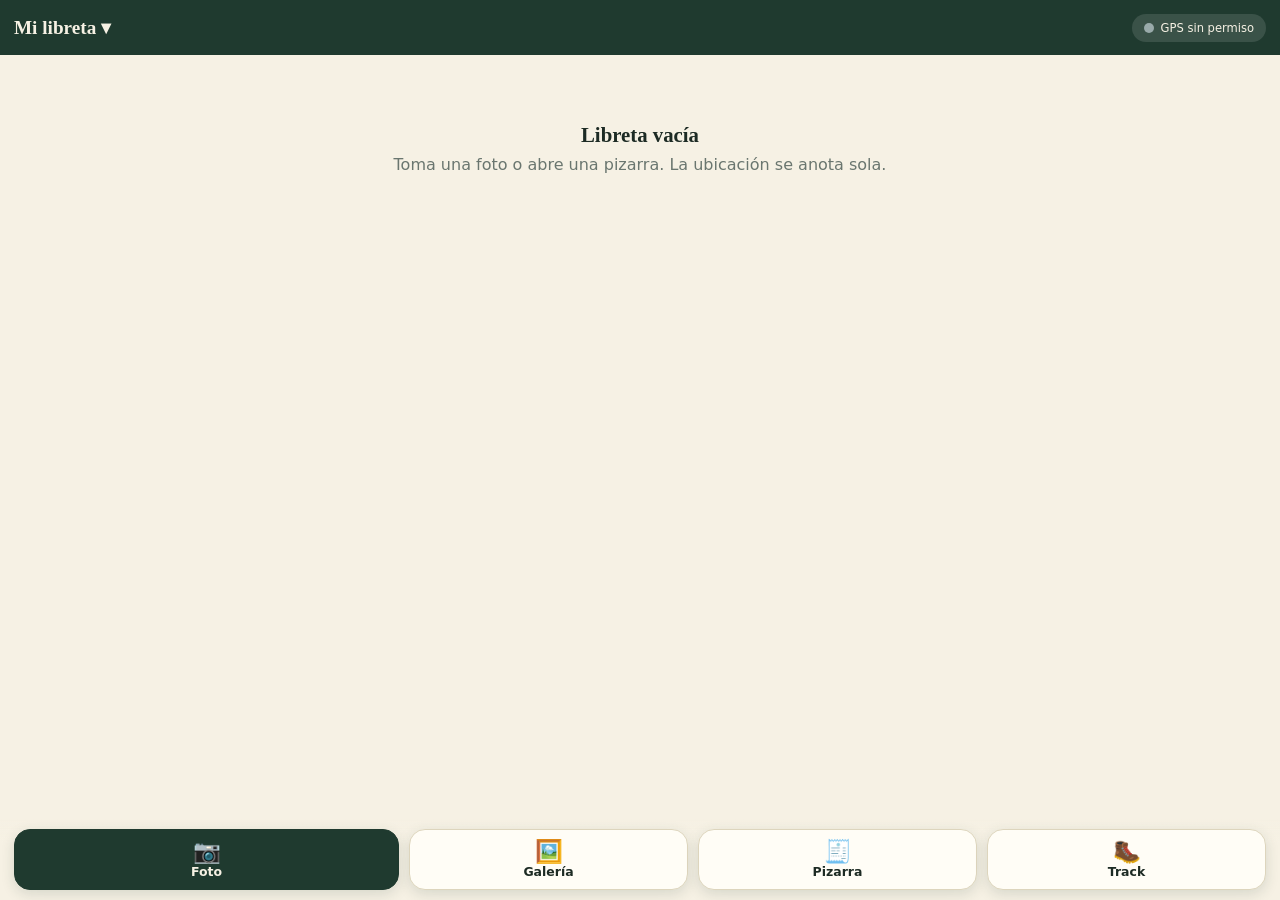
<file: index.html>
<!doctype html>
<html lang="es">
<head>
<meta charset="utf-8">
<meta name="viewport" content="width=device-width, initial-scale=1, viewport-fit=cover">
<meta name="theme-color" content="#1f3a2f">
<meta name="apple-mobile-web-app-capable" content="yes">
<meta name="mobile-web-app-capable" content="yes">
<title>Libreta de campo</title>
<link rel="manifest" href="manifest.webmanifest">
<link rel="icon" href="icons/icon.svg" type="image/svg+xml">
<link rel="apple-touch-icon" href="icons/icon-192.png">
<link rel="stylesheet" href="styles.css">
</head>
<body>
<header id="top">
  <button id="nbBtn" class="title" aria-label="Libretas y exportación"><span id="nbName">Libreta</span> <span aria-hidden="true">▾</span></button>
  <button id="recChip" class="rec" hidden aria-label="Track en grabación"><i class="dot"></i><span id="recText"></span></button>
  <button id="gpsChip" class="gps" aria-label="Ubicación actual"><i class="dot"></i><span id="gpsText">Buscando GPS…</span></button>
</header>
<div id="tagFilter" class="chips filter" hidden></div>
<main id="list" aria-live="polite"></main>
<nav id="bar">
  <button id="btnPhoto" class="primary"><b>📷</b>Foto</button>
  <button id="btnGallery"><b>🖼️</b>Galería</button>
  <button id="btnBoard"><b>🧾</b>Pizarra</button>
  <button id="btnTrack"><b>🥾</b>Track</button>
</nav>
<input id="camIn" type="file" accept="image/*" capture="environment" hidden>
<input id="galIn" type="file" accept="image/*" hidden>
<input id="impIn" type="file" accept=".zip,application/zip" hidden>
<div id="toast" role="status"></div>
<script src="js/geo.js"></script>
<script src="js/zip.js"></script>
<script src="js/pdf.js"></script>
<script src="js/db.js"></script>
<script src="js/render.js"></script>
<script src="js/export.js"></script>
<script src="js/trackfmt.js"></script>
<script src="js/track.js"></script>
<script src="js/app.js"></script>
</body>
</html>
</file>
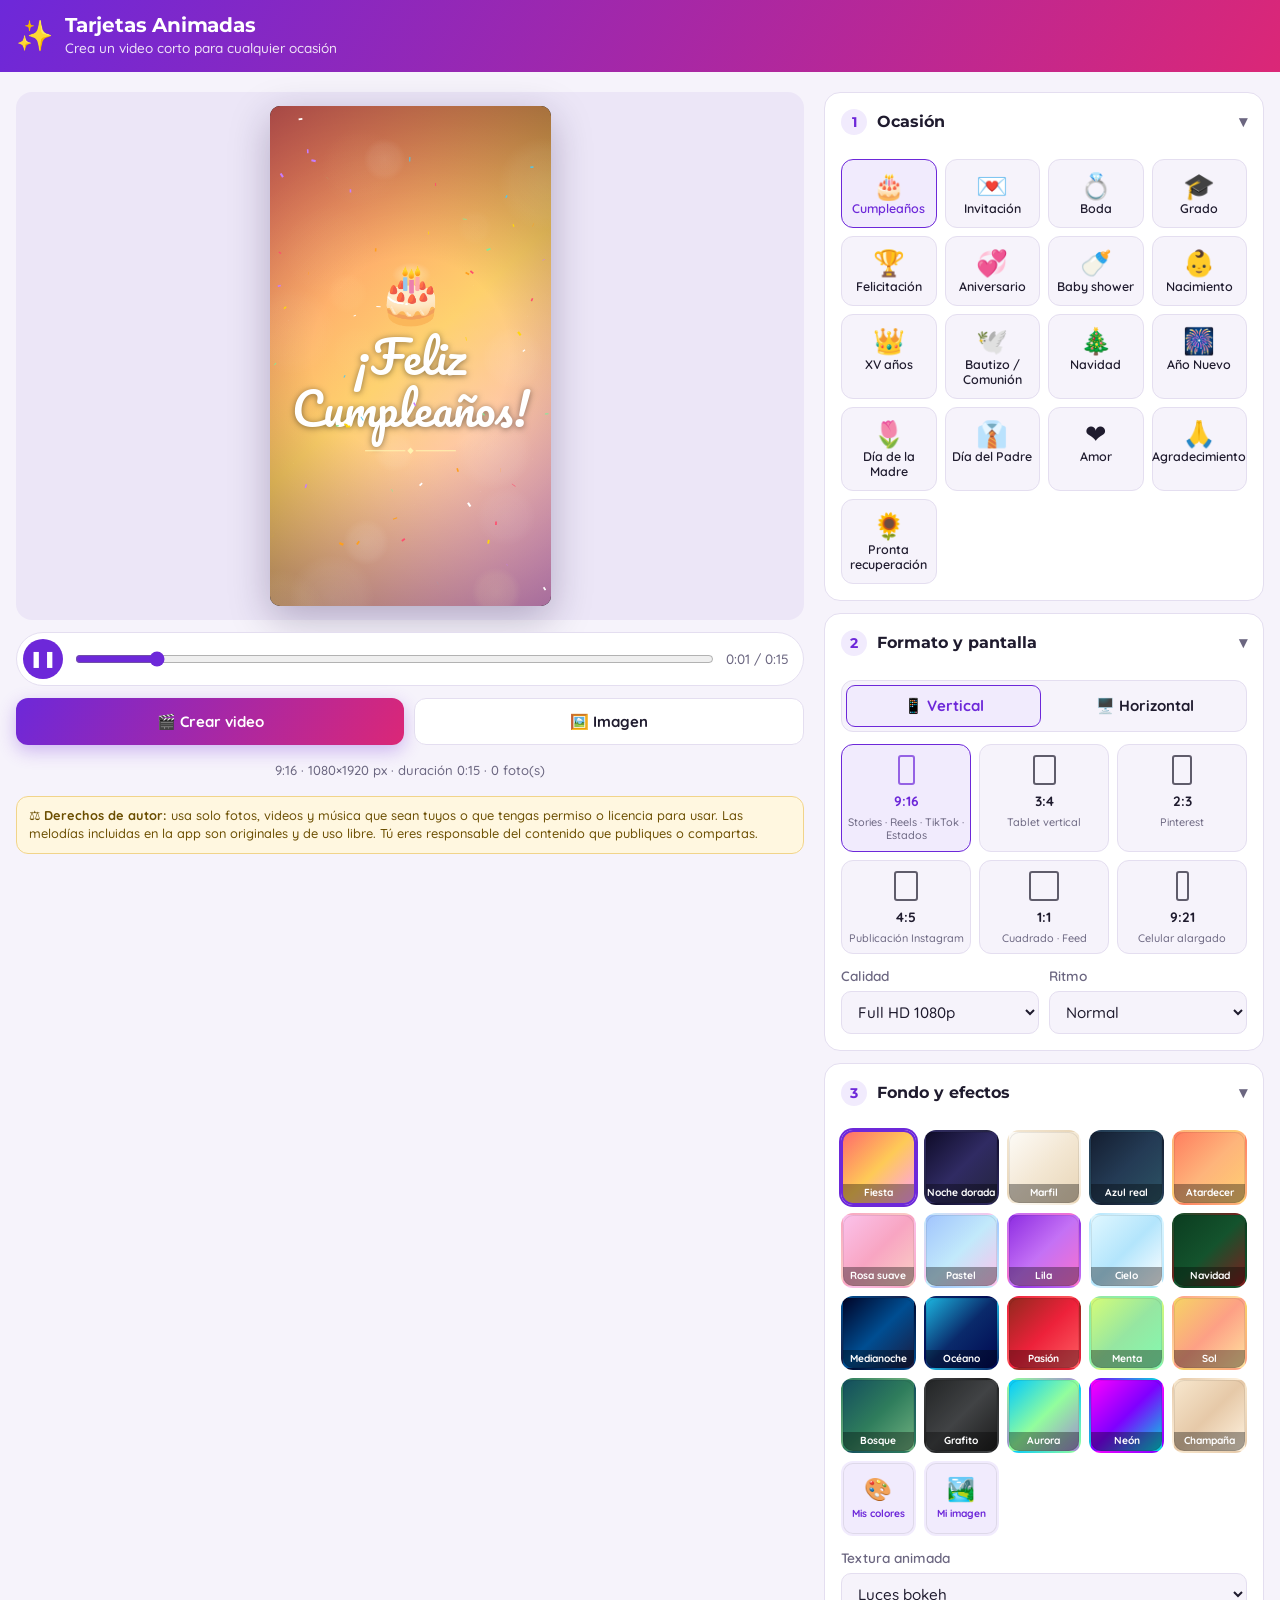
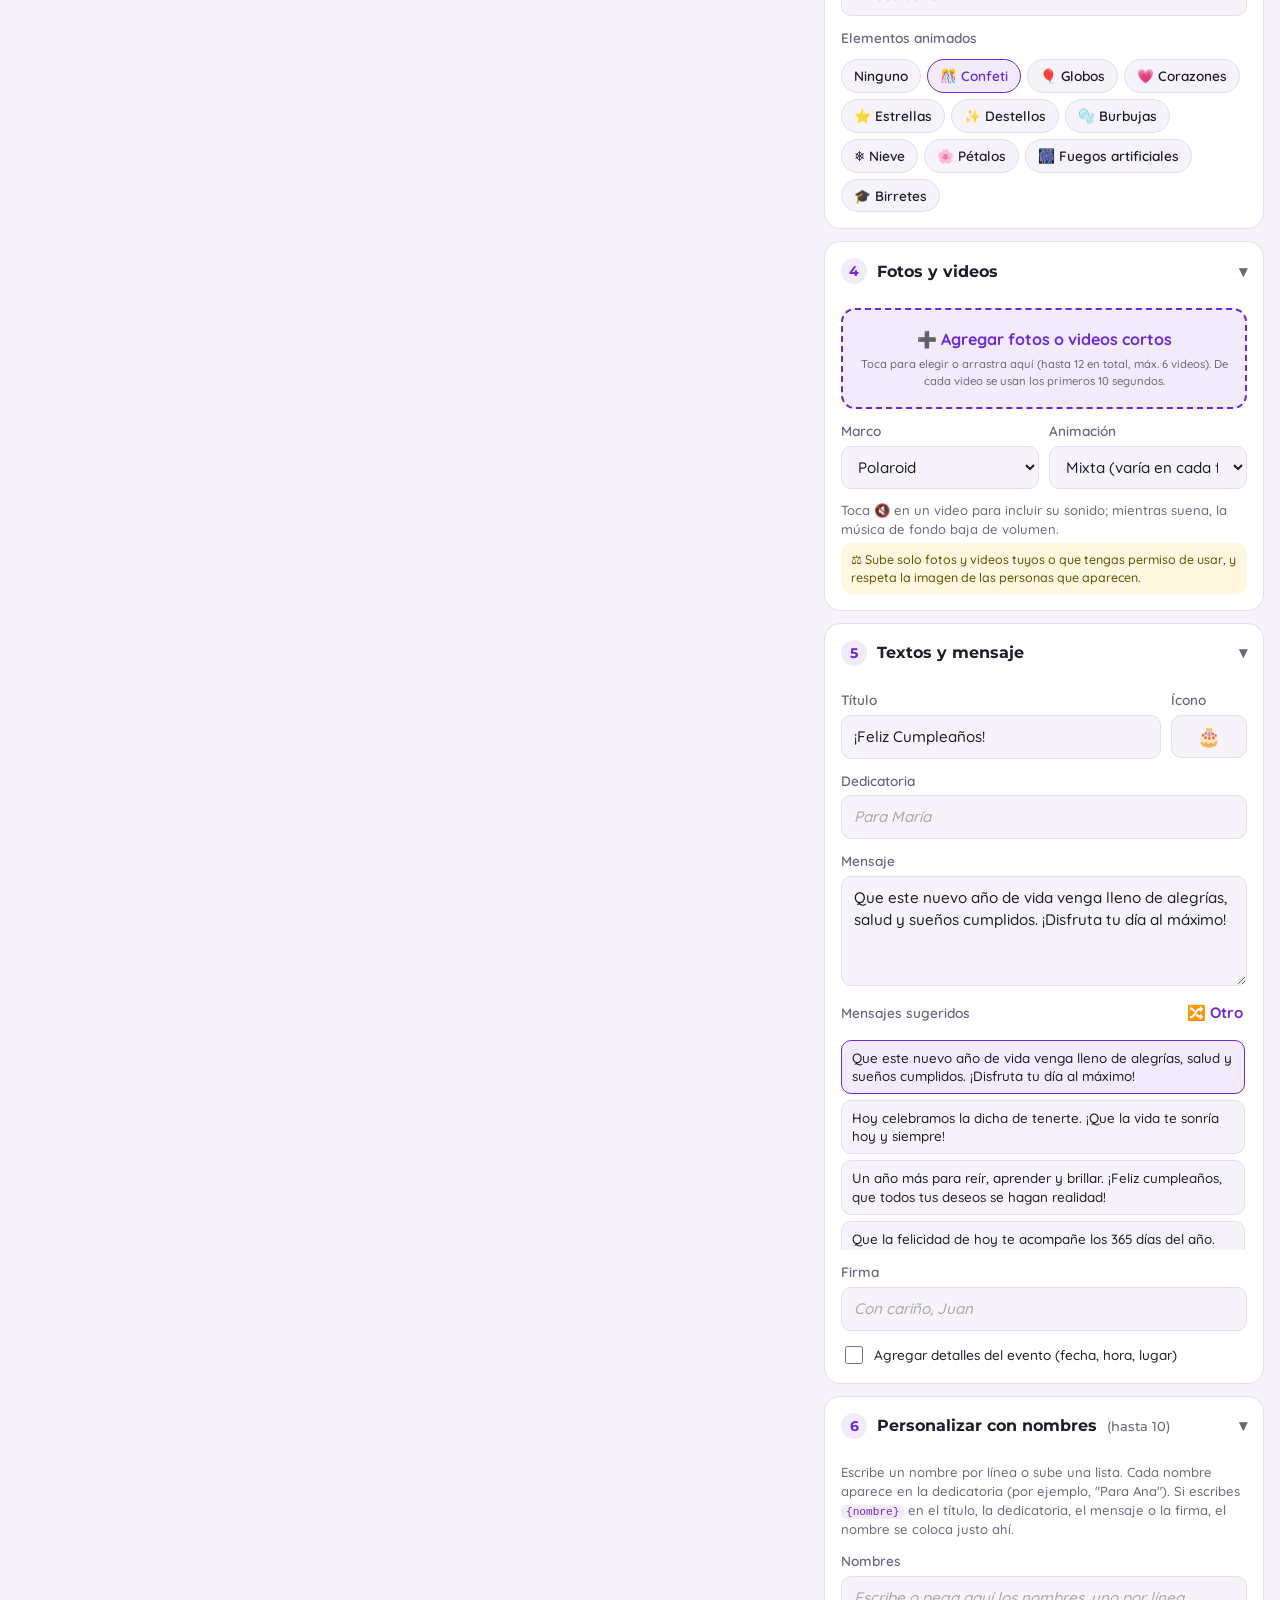
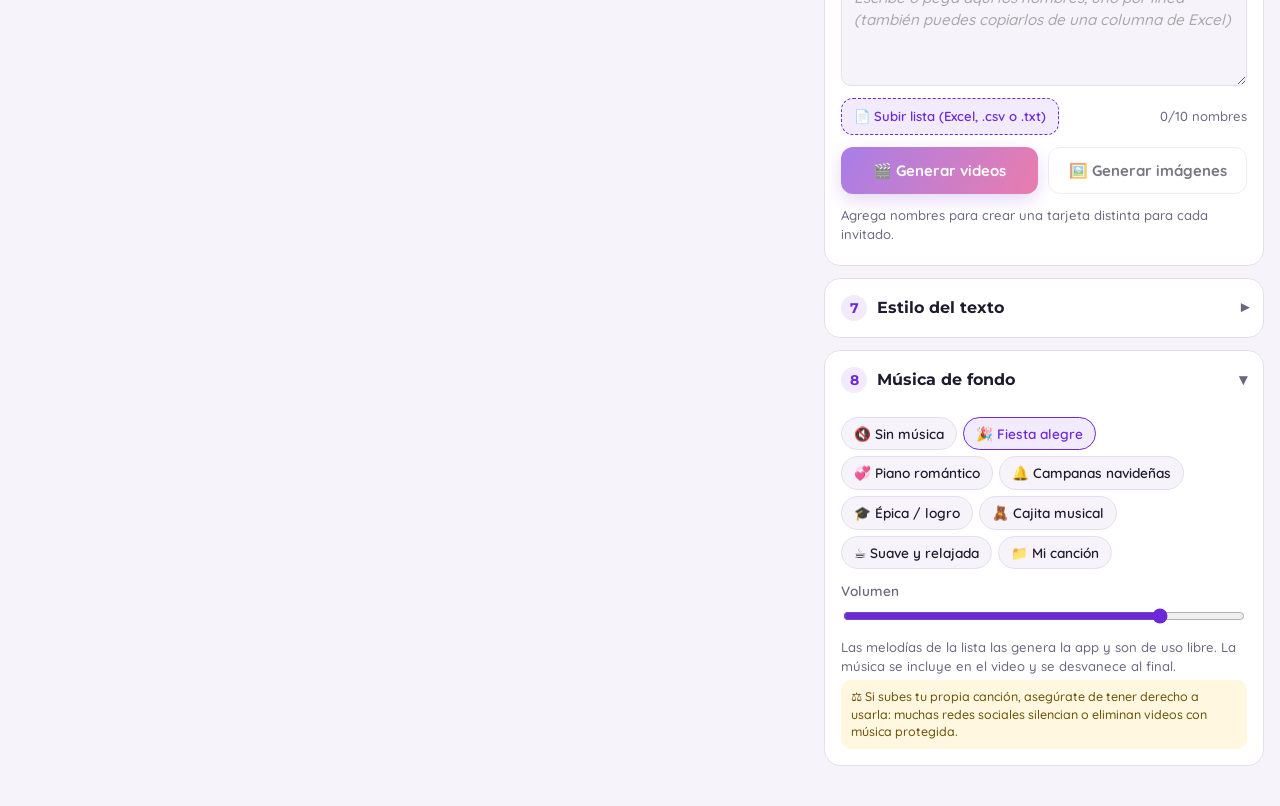
<file: tarjetas/index.html>
<!doctype html>
<html lang="es">
<head>
<meta charset="utf-8">
<meta name="viewport" content="width=device-width, initial-scale=1, viewport-fit=cover">
<meta name="description" content="Crea tarjetas virtuales animadas en video para cumpleaños, invitaciones, grados, bodas y más.">
<meta name="theme-color" content="#6d28d9">
<title>Tarjetas Animadas</title>
<link rel="icon" href="favicon.svg" type="image/svg+xml">
<link rel="preconnect" href="https://fonts.googleapis.com">
<link rel="preconnect" href="https://fonts.gstatic.com" crossorigin>
<link rel="stylesheet" href="https://fonts.googleapis.com/css2?family=Cinzel:wght@700&family=Dancing+Script:wght@700&family=Great+Vibes&family=Lobster&family=Montserrat:wght@400;600;700&family=Pacifico&family=Playfair+Display:wght@700&family=Quicksand:wght@500;600;700&display=swap">
<link rel="stylesheet" href="styles.css?v=20261122b">
</head>
<body>
<header class="top">
  <div class="brand"><span class="logo" aria-hidden="true">✨</span><div><h1>Tarjetas Animadas</h1><p>Crea un video corto para cualquier ocasión</p></div></div>
</header>

<div id="loadError" class="load-error" role="alert" hidden>
  <b>⚠️ La app no terminó de cargar.</b>
  Revisa que subiste la carpeta <code>tarjetas</code> completa (debe incluir el archivo <code>tarjetas.js</code>) y recarga la página con Ctrl + F5. Si continúa, envía este detalle:
  <span id="loadErrorMsg"></span>
</div>
<main class="layout">
  <section class="preview" aria-label="Vista previa">
    <div class="stage" id="stage"><canvas id="cv" aria-label="Vista previa animada de la tarjeta"></canvas></div>
    <div class="player">
      <button id="playBtn" class="round" aria-label="Reproducir">▶</button>
      <input id="scrub" type="range" min="0" max="10" step="0.01" value="0" aria-label="Posición">
      <span id="timeLbl" class="time">0:00 / 0:00</span>
    </div>
    <div class="actions">
      <button id="videoBtn" class="btn primary">🎬 Crear video</button>
      <button id="pngBtn" class="btn">🖼️ Imagen</button>
    </div>
    <p id="formatInfo" class="hint center"></p>
    <p class="legal" role="note">
      <span class="legal-long">⚖️ <b>Derechos de autor:</b> usa solo fotos, videos y música que sean tuyos o que tengas permiso o licencia para usar. Las melodías incluidas en la app son originales y de uso libre. Tú eres responsable del contenido que publiques o compartas.</span>
      <span class="legal-short">⚖️ <b>Derechos de autor:</b> usa solo fotos, videos y música propios o con permiso.</span>
    </p>
  </section>

  <section class="controls" aria-label="Opciones de la tarjeta">
    <details class="panel" open>
      <summary><b>1</b> Ocasión</summary>
      <div id="occGrid" class="occ-grid"></div>
    </details>

    <details class="panel" open>
      <summary><b>2</b> Formato y pantalla</summary>
      <div class="seg" role="group" aria-label="Orientación">
        <button data-orient="v" class="on">📱 Vertical</button>
        <button data-orient="h">🖥️ Horizontal</button>
      </div>
      <div id="ratioGrid" class="ratio-grid"></div>
      <div class="row2">
        <label>Calidad<select id="quality"></select></label>
        <label>Ritmo<select id="speed">
          <option value="0.8">Rápido</option>
          <option value="1" selected>Normal</option>
          <option value="1.3">Pausado</option>
        </select></label>
      </div>
    </details>

    <details class="panel" open>
      <summary><b>3</b> Fondo y efectos</summary>
      <div id="bgGrid" class="bg-grid"></div>
      <div id="customBox" class="row2" hidden>
        <label>Color 1<input id="c1" type="color" value="#ff6b6b"></label>
        <label>Color 2<input id="c2" type="color" value="#5f27cd"></label>
      </div>
      <div id="imageBox" hidden>
        <label class="file">📷 Elegir imagen de fondo<input id="bgFile" type="file" accept="image/*" hidden></label>
        <label>Oscurecer fondo<input id="bgDim" type="range" min="0" max="0.75" step="0.05" value="0.35"></label>
      </div>
      <label>Textura animada<select id="pattern"></select></label>
      <span class="lbl">Elementos animados</span>
      <div id="particleGrid" class="chips"></div>
    </details>

    <details class="panel" open>
      <summary><b>4</b> Fotos y videos</summary>
      <label id="drop" class="drop">
        <input id="photoIn" type="file" accept="image/*,video/*" multiple hidden>
        <span>➕ Agregar fotos o videos cortos</span>
        <small>Toca para elegir o arrastra aquí (hasta 12 en total, máx. 6 videos). De cada video se usan los primeros 10 segundos.</small>
      </label>
      <ul id="photoList" class="photos"></ul>
      <div class="row2">
        <label>Marco<select id="frame"></select></label>
        <label>Animación<select id="photoAnim"></select></label>
      </div>
      <p class="hint">Toca 🔇 en un video para incluir su sonido; mientras suena, la música de fondo baja de volumen.</p>
      <p class="legal-inline">⚖️ Sube solo fotos y videos tuyos o que tengas permiso de usar, y respeta la imagen de las personas que aparecen.</p>
    </details>

    <details class="panel" open>
      <summary><b>5</b> Textos y mensaje</summary>
      <div class="row-emoji">
        <label>Título<input id="title" type="text" maxlength="80"></label>
        <label class="emoji-in">Ícono<input id="emoji" type="text" maxlength="4"></label>
      </div>
      <label>Dedicatoria<input id="to" type="text" maxlength="80"></label>
      <label>Mensaje<textarea id="message" rows="4" maxlength="500"></textarea></label>
      <div class="sugg-head"><span class="lbl">Mensajes sugeridos</span><button id="shuffle" class="link">🔀 Otro</button></div>
      <div id="suggestions" class="sugg"></div>
      <label>Firma<input id="from" type="text" maxlength="80"></label>
      <label class="check"><input id="showDetails" type="checkbox"> Agregar detalles del evento (fecha, hora, lugar)</label>
      <div id="detailsBox" class="details" hidden>
        <label>Encabezado<input id="detailsTitle" type="text" maxlength="60" placeholder="¡Te esperamos!"></label>
        <div class="row2">
          <label>Fecha<input id="date" type="date"></label>
          <label>Hora<input id="time" type="time"></label>
        </div>
        <label>Lugar<input id="place" type="text" maxlength="120" placeholder="Salón Los Robles, Calle 10 # 5-20"></label>
        <label>Nota<input id="note" type="text" maxlength="120" placeholder="Confirmar asistencia al 300 000 0000"></label>
      </div>
    </details>

    <details class="panel" open>
      <summary><b>6</b> Personalizar con nombres <small>(hasta 10)</small></summary>
      <p class="hint">Escribe un nombre por línea o sube una lista. Cada nombre aparece en la dedicatoria (por ejemplo, "Para Ana"). Si escribes <code>{nombre}</code> en el título, la dedicatoria, el mensaje o la firma, el nombre se coloca justo ahí.</p>
      <label>Nombres<textarea id="names" rows="4" placeholder="Escribe o pega aquí los nombres, uno por línea (también puedes copiarlos de una columna de Excel)"></textarea></label>
      <div class="names-tools">
        <label class="file small">📄 Subir lista (Excel, .csv o .txt)<input id="namesFile" type="file" accept=".txt,.csv,.xlsx,text/plain,text/csv,application/vnd.openxmlformats-officedocument.spreadsheetml.sheet" hidden></label>
        <span id="namesCount" class="hint">0/10 nombres</span>
      </div>
      <div id="namesPreview" hidden>
        <span class="lbl">Ver en la vista previa</span>
        <div id="nameChips" class="chips"></div>
      </div>
      <div class="actions">
        <button id="batchVideoBtn" class="btn primary" disabled>🎬 Generar videos</button>
        <button id="batchPngBtn" class="btn" disabled>🖼️ Generar imágenes</button>
      </div>
      <p id="batchHint" class="hint"></p>
    </details>

    <details class="panel">
      <summary><b>7</b> Estilo del texto</summary>
      <div class="row2">
        <label>Letra del título<select id="titleFont"></select></label>
        <label>Letra del mensaje<select id="bodyFont"></select></label>
      </div>
      <label>Animación del mensaje<select id="textAnim"></select></label>
      <label class="check"><input id="textAuto" type="checkbox" checked> Colores automáticos según el fondo</label>
      <div id="colorBox" class="row2" hidden>
        <label>Texto<input id="textColor" type="color" value="#ffffff"></label>
        <label>Detalles<input id="accentColor" type="color" value="#ffd166"></label>
      </div>
      <label class="check"><input id="showEmoji" type="checkbox" checked> Mostrar ícono en la portada</label>
    </details>

    <details class="panel" open>
      <summary><b>8</b> Música de fondo</summary>
      <div id="musicGrid" class="chips"></div>
      <label class="file" id="musicPick" hidden>🎵 Elegir canción (MP3, M4A…)<input id="musicIn" type="file" accept="audio/*" hidden></label>
      <div id="musicBox" class="music" hidden>
        <span id="musicName"></span>
        <button id="musicRemove" class="link">Quitar</button>
      </div>
      <label>Volumen<input id="volume" type="range" min="0" max="1" step="0.05" value="0.8"></label>
      <p class="hint">Las melodías de la lista las genera la app y son de uso libre. La música se incluye en el video y se desvanece al final.</p>
      <p class="legal-inline">⚖️ Si subes tu propia canción, asegúrate de tener derecho a usarla: muchas redes sociales silencian o eliminan videos con música protegida.</p>
    </details>
  </section>
</main>

<dialog id="dlg">
  <div class="dlg-body">
    <div id="recView">
      <h2 id="recTitle">Grabando tu video…</h2>
      <p id="recSub" class="rec-sub" hidden></p>
      <p class="hint">Mantén esta pestaña abierta y la pantalla encendida hasta que termine.</p>
      <div class="bar"><i id="recBar"></i></div>
      <p id="recLbl" class="hint center">0%</p>
      <button id="cancelBtn" class="btn">Cancelar</button>
    </div>
    <div id="doneView" hidden>
      <h2>¡Tu tarjeta está lista! 🎉</h2>
      <video id="outVideo" controls playsinline loop></video>
      <p id="outInfo" class="hint center"></p>
      <p class="legal-inline center">⚖️ Antes de compartir, verifica que tienes permiso para usar todas las fotos, videos y música de tu tarjeta.</p>
      <div class="actions">
        <a id="dlLink" class="btn primary" download>⬇️ Descargar</a>
        <button id="shareBtn" class="btn" hidden>📤 Compartir</button>
        <button id="closeBtn" class="btn">Cerrar</button>
      </div>
    </div>
    <div id="batchView" hidden>
      <h2 id="batchTitle">¡Tus tarjetas personalizadas están listas! 🎉</h2>
      <ul id="batchList" class="batch-list"></ul>
      <p id="batchInfo" class="hint center"></p>
      <p class="legal-inline center">⚖️ Antes de compartir, verifica que tienes permiso para usar todas las fotos, videos y música de tus tarjetas.</p>
      <div class="actions">
        <button id="zipBtn" class="btn primary">⬇️ Descargar todo (.zip)</button>
        <button id="shareAllBtn" class="btn" hidden>📤 Compartir todo</button>
        <button id="batchClose" class="btn">Cerrar</button>
      </div>
    </div>
  </div>
</dialog>
<div id="toast" role="status" aria-live="polite"></div>
<audio id="audio" loop preload="auto"></audio>
<div id="media" aria-hidden="true"></div>
<script>
  // Si la app no arranca, muestra la causa en pantalla (en vez de una página vacía).
  (function () {
    var errs = [];
    window.addEventListener('error', function (e) {
      var t = e.target;
      if (t && t.tagName === 'SCRIPT') errs.push('No se pudo descargar ' + (t.getAttribute('src') || 'el programa'));
      else errs.push((e.message || 'Error') + (e.filename ? ' (' + e.filename.split('/').pop() + ':' + e.lineno + ')' : ''));
    }, true);
    setTimeout(function () {
      if (window.__appReady) return;
      document.getElementById('loadError').hidden = false;
      document.getElementById('loadErrorMsg').textContent = errs.join(' · ') || 'El programa no terminó de cargar.';
    }, 6000);
  })();
</script>
<script src="tarjetas.js?v=20261122b"></script>
</body>
</html>
</file>
<file: styles.css>
:root{
  --paper:#f6f1e4; --paper2:#ede6d1; --card:#fffdf6; --ink:#1d2b24; --muted:#6a766f; --line:#ddd5bd;
  --forest:#1f3a2f; --forest2:#2d5443; --accent:#c8641f; --gold:#e0a526; --danger:#b3261e;
  --r:14px; --safe-b:env(safe-area-inset-bottom,0px);
  font-family:system-ui,-apple-system,"Segoe UI",Roboto,sans-serif; color:var(--ink);
}
*{box-sizing:border-box;-webkit-tap-highlight-color:transparent}
html,body{margin:0;height:100%;background:var(--paper);overscroll-behavior:none}
body{display:flex;flex-direction:column;font-size:16px}
button,input,select,textarea{font:inherit;color:inherit}
button{cursor:pointer;border:0;background:none}
[hidden]{display:none!important}

#top{display:flex;align-items:center;gap:10px;padding:max(10px,env(safe-area-inset-top)) 14px 10px;background:var(--forest);color:#f6f1e4;position:sticky;top:0;z-index:5}
.title{font:700 1.2rem Georgia,serif;color:#f6f1e4;text-align:left;flex:1;min-width:0;overflow:hidden;text-overflow:ellipsis;white-space:nowrap;padding:6px 0}
.gps{display:flex;align-items:center;gap:7px;background:rgba(255,255,255,.12);color:#f6f1e4;padding:7px 12px;border-radius:99px;font-size:.72rem;font-variant-numeric:tabular-nums;max-width:64%}
.gps span{overflow:hidden;text-overflow:ellipsis;white-space:nowrap}
.dot{width:10px;height:10px;border-radius:50%;background:#9aa;flex:none}
.dot.ok{background:#4ade80}.dot.mid{background:var(--gold)}.dot.bad{background:#f87171}

main{flex:1;overflow-y:auto;padding:12px 12px calc(96px + var(--safe-b));display:grid;gap:12px;align-content:start;grid-template-columns:repeat(auto-fill,minmax(300px,1fr))}
.empty{grid-column:1/-1;text-align:center;color:var(--muted);padding:56px 24px;line-height:1.5}
.empty b{display:block;font:700 1.3rem Georgia,serif;color:var(--ink);margin-bottom:6px}
.card{display:flex;gap:12px;background:var(--card);border:1px solid var(--line);border-radius:var(--r);padding:10px;text-align:left;width:100%;box-shadow:0 1px 0 rgba(0,0,0,.04)}
.card img{width:92px;height:92px;object-fit:cover;border-radius:10px;background:var(--paper2);flex:none}
.card .info{min-width:0;display:flex;flex-direction:column;gap:5px;flex:1}
.card .when{font-size:.78rem;color:var(--muted)}
.card .co{font-size:.8rem;font-variant-numeric:tabular-nums;color:var(--forest2);font-weight:600}
.card .nt{font-size:.85rem;color:#3b4a42;display:-webkit-box;-webkit-line-clamp:2;-webkit-box-orient:vertical;overflow:hidden}
.tag{display:inline-block;color:#fff;border-radius:99px;padding:2px 9px;font-size:.74rem;font-weight:600}
.tags{display:flex;flex-wrap:wrap;gap:4px}

#bar{position:fixed;left:0;right:0;bottom:0;display:flex;gap:10px;padding:10px 14px calc(10px + var(--safe-b));background:linear-gradient(transparent,var(--paper) 30%);z-index:4}
#bar button{flex:1;display:flex;flex-direction:column;align-items:center;gap:2px;padding:10px 6px;border-radius:16px;background:var(--card);border:1px solid var(--line);font-weight:600;font-size:.85rem;box-shadow:0 4px 14px rgba(31,58,47,.14)}
#bar button b{font-size:1.4rem;line-height:1}
#bar .primary{background:var(--forest);color:#f6f1e4;border-color:var(--forest);flex:1.4}

.chips{display:flex;flex-wrap:wrap;gap:7px}
.chips.filter{flex-wrap:nowrap;overflow-x:auto;padding:10px 12px 0}
.chip{border:1.5px solid var(--line);background:var(--card);border-radius:99px;padding:7px 13px;font-size:.88rem;font-weight:600;white-space:nowrap;flex:none}
.chip.on{background:var(--forest);border-color:var(--forest);color:#fff}
.chip.add{border-style:dashed;color:var(--muted)}

#toast{position:fixed;left:50%;bottom:calc(100px + var(--safe-b));transform:translate(-50%,20px);background:#14221b;color:#fff;padding:10px 16px;border-radius:12px;font-size:.9rem;opacity:0;pointer-events:none;transition:.25s;z-index:99;max-width:90vw;text-align:center}
#toast.show{opacity:1;transform:translate(-50%,0)}

.sheet-bg{position:fixed;inset:0;background:rgba(10,20,15,.5);z-index:30;display:flex;align-items:flex-end;justify-content:center}
.sheet{background:var(--paper);width:100%;max-width:720px;max-height:94dvh;border-radius:22px 22px 0 0;display:flex;flex-direction:column;overflow:hidden;animation:up .22s ease-out}
.sheet.tall{height:94dvh}
@keyframes up{from{transform:translateY(40px);opacity:.6}}
.sheet-h{display:flex;align-items:center;gap:8px;padding:12px 14px;border-bottom:1px solid var(--line);background:var(--paper)}
.sheet-h h2{margin:0;flex:1;font:700 1.1rem Georgia,serif;text-align:center}
.sheet-b{overflow-y:auto;padding:14px;display:flex;flex-direction:column;gap:14px;flex:1}
.sheet-f{display:flex;gap:8px;padding:10px 14px calc(10px + var(--safe-b));border-top:1px solid var(--line);background:var(--paper)}
.btn{padding:12px 16px;border-radius:12px;border:1px solid var(--line);background:var(--card);font-weight:700}
.btn.pri{background:var(--forest);color:#fff;border-color:var(--forest);flex:1}
.btn.acc{background:var(--accent);color:#fff;border-color:var(--accent)}
.btn.danger{color:var(--danger)}
.btn.sm{padding:7px 12px;font-size:.85rem}
.ico{width:40px;height:40px;border-radius:50%;font-size:1.2rem;background:var(--paper2)}
.menu-list{display:flex;flex-direction:column;gap:6px}
.menu-list button{display:flex;gap:12px;align-items:center;text-align:left;padding:13px 14px;background:var(--card);border:1px solid var(--line);border-radius:12px;font-weight:600}
.menu-list small{display:block;color:var(--muted);font-weight:400;font-size:.8rem}
.menu-list .sel{border-color:var(--forest);box-shadow:inset 0 0 0 1px var(--forest)}
.sec{background:var(--card);border:1px solid var(--line);border-radius:var(--r);padding:12px;display:flex;flex-direction:column;gap:10px}
.sec>h3{margin:0;font-size:.78rem;letter-spacing:.06em;text-transform:uppercase;color:var(--muted)}
.row{display:flex;gap:8px;align-items:center}
.row>*{min-width:0}
input[type=text],input:not([type]),select,textarea{width:100%;padding:11px 12px;border:1.5px solid var(--line);border-radius:10px;background:#fff;outline:none}
input:focus,select:focus,textarea:focus{border-color:var(--forest2)}
input.bad{border-color:var(--danger)}
textarea{resize:vertical;min-height:64px}
label.f{display:flex;flex-direction:column;gap:4px;font-size:.78rem;color:var(--muted);flex:1}
.seg{display:flex;background:var(--paper2);border-radius:11px;padding:3px}
.seg button{flex:1;padding:9px 6px;border-radius:9px;font-weight:700;font-size:.88rem;color:var(--muted)}
.seg button.on{background:var(--forest);color:#fff}
.preview{background:#111;display:flex;justify-content:center;align-items:center}
.preview canvas{max-width:100%;max-height:36dvh;display:block}
.fix{font-variant-numeric:tabular-nums;font-size:.92rem;line-height:1.5}
.warn{color:var(--danger);font-size:.82rem}
.hint{color:var(--muted);font-size:.8rem}
.eq{display:flex;justify-content:space-between;gap:8px;align-items:center;padding:8px 0;border-bottom:1px dashed var(--line);font-variant-numeric:tabular-nums;font-size:.86rem;text-align:left;width:100%}
.eq:last-child{border:0}.eq b{display:block;font-size:.72rem;color:var(--muted);font-weight:600}
.eq.rec b::after{content:" · zona sugerida";color:var(--accent)}
details summary{cursor:pointer;font-weight:600;font-size:.88rem}
.check{display:flex;gap:10px;align-items:center;font-weight:600}
.check input{width:22px;height:22px;accent-color:var(--forest)}

/* Pizarra */
.full{position:fixed;inset:0;z-index:40;background:#101a15;display:flex;flex-direction:column}
.full .bar{display:flex;gap:8px;align-items:center;padding:max(8px,env(safe-area-inset-top)) 10px 8px;background:var(--forest);color:#f6f1e4}
.full .bar input{background:rgba(255,255,255,.12);border:0;color:#fff;flex:1}
.full .bar input::placeholder{color:rgba(255,255,255,.55)}
.full .bar .ico{background:rgba(255,255,255,.14);color:#fff}
.stage{flex:1;min-height:0;display:flex;align-items:center;justify-content:center;padding:8px;position:relative}
.stage canvas{touch-action:none;box-shadow:0 8px 30px rgba(0,0,0,.5);border-radius:4px;cursor:crosshair;background:#fff}
.tools{display:flex;gap:8px;align-items:center;padding:8px 10px calc(8px + var(--safe-b));background:var(--forest);overflow-x:auto}
.tools>*{flex:none}
.sw{width:32px;height:32px;border-radius:50%;border:3px solid transparent;box-shadow:0 0 0 1.5px rgba(255,255,255,.35)}
.sw.on{border-color:#fff}
.tool{min-width:42px;height:42px;border-radius:12px;background:rgba(255,255,255,.14);color:#fff;font-size:1.1rem;padding:0 10px}
.tool.on{background:#f6f1e4;color:var(--forest)}
.tools .sp{width:1px;height:28px;background:rgba(255,255,255,.25)}

.full .bar .btn{background:rgba(255,255,255,.16);color:#fff;border-color:transparent}
.full .bar .btn.acc{background:var(--accent)}

.tools.spread{justify-content:space-between;padding-top:0}
.tools.spread .tool{flex:1;min-width:0;padding:0}
.tool.dim{opacity:.35}
.tools .sw{flex:none}
.full .tools{background:var(--forest)}
.full .tools+.tools{padding-top:0}
.full .tools:not(:last-child){padding-bottom:8px}

.rec{display:flex;align-items:center;gap:6px;background:#b3261e;color:#fff;padding:7px 11px;border-radius:99px;font-size:.74rem;font-weight:700;font-variant-numeric:tabular-nums;flex:none}
.rec .dot{background:#fff;animation:blink 1.2s infinite}
@keyframes blink{50%{opacity:.25}}
#top:has(.rec:not([hidden])) .gps{max-width:42%}
#bar button{font-size:.78rem}
</file>
<file: tarjetas/styles.css>
:root {
  --bg: #f6f3fb;
  --panel: #ffffff;
  --ink: #1f1b2e;
  --muted: #6b6680;
  --line: #e4def0;
  --brand: #6d28d9;
  --brand2: #db2777;
  --brand-ink: #ffffff;
  --soft: #f1ebfd;
  --stage: #ece6f7;
  --legal-bg: #fff7e0; --legal-line: #f1d48a; --legal-ink: #6b4e00;
  --r: 16px;
  color-scheme: light;
}
@media (prefers-color-scheme: dark) {
  :root:not([data-theme="light"]) {
    --bg: #14111d; --panel: #1e1a2b; --ink: #f1edf9; --muted: #a59fbb; --line: #332c46;
    --brand: #a78bfa; --brand2: #f472b6; --brand-ink: #160f24; --soft: #2a2340; --stage: #0d0b14;
    --legal-bg: #2e2612; --legal-line: #5c4a1a; --legal-ink: #f3d98b;
    color-scheme: dark;
  }
}
:root[data-theme="dark"] {
  --bg: #14111d; --panel: #1e1a2b; --ink: #f1edf9; --muted: #a59fbb; --line: #332c46;
  --brand: #a78bfa; --brand2: #f472b6; --brand-ink: #160f24; --soft: #2a2340; --stage: #0d0b14;
    --legal-bg: #2e2612; --legal-line: #5c4a1a; --legal-ink: #f3d98b;
  color-scheme: dark;
}

* { box-sizing: border-box; -webkit-tap-highlight-color: transparent; }
html, body { margin: 0; }
body { background: var(--bg); color: var(--ink); font: 500 15px/1.45 Quicksand, system-ui, -apple-system, "Segoe UI", Roboto, sans-serif; }
button, input, select, textarea { font: inherit; color: inherit; }
button { cursor: pointer; }
[hidden] { display: none !important; }

.top { padding: 14px 16px; background: linear-gradient(120deg, #6d28d9, #db2777); color: #fff; }
.brand { display: flex; align-items: center; gap: 12px; max-width: 1280px; margin: 0 auto; }
.logo { font-size: 30px; }
.top h1 { margin: 0; font: 700 1.25rem/1.1 Montserrat, sans-serif; letter-spacing: -0.01em; }
.top p { margin: 2px 0 0; opacity: 0.88; font-size: 0.85rem; }

.layout { display: grid; grid-template-columns: minmax(0, 1fr) minmax(340px, 440px); gap: 20px; max-width: 1280px; margin: 0 auto; padding: 20px 16px 40px; align-items: start; }
.preview { position: sticky; top: 16px; display: flex; flex-direction: column; gap: 12px; min-width: 0; }
.stage { background: var(--stage); border-radius: var(--r); display: flex; align-items: center; justify-content: center; padding: 14px; min-height: 240px; }
#cv { display: block; border-radius: 10px; box-shadow: 0 12px 40px rgba(30, 10, 60, 0.28); background: #000; }

.player { display: flex; align-items: center; gap: 10px; background: var(--panel); border: 1px solid var(--line); border-radius: 99px; padding: 6px 14px 6px 6px; }
.round { width: 40px; height: 40px; border-radius: 50%; border: 0; background: var(--brand); color: var(--brand-ink); font-size: 16px; flex: none; }
#scrub { flex: 1; min-width: 0; accent-color: var(--brand); }
.time { font-variant-numeric: tabular-nums; font-size: 0.85rem; color: var(--muted); white-space: nowrap; }

.actions { display: flex; gap: 10px; flex-wrap: wrap; }
.btn { flex: 1; min-width: 120px; display: inline-flex; align-items: center; justify-content: center; gap: 6px; padding: 12px 16px; border-radius: 12px; border: 1px solid var(--line); background: var(--panel); font-weight: 700; text-decoration: none; color: var(--ink); }
.btn.primary { background: linear-gradient(120deg, var(--brand), var(--brand2)); color: #fff; border: 0; box-shadow: 0 6px 18px rgba(109, 40, 217, 0.3); }
.btn:disabled { opacity: 0.6; cursor: wait; }
.hint { color: var(--muted); font-size: 0.82rem; margin: 4px 0; }
.center { text-align: center; }

.controls { display: flex; flex-direction: column; gap: 12px; min-width: 0; }
.panel { background: var(--panel); border: 1px solid var(--line); border-radius: var(--r); padding: 4px 16px; }
.panel[open] { padding-bottom: 16px; }
.panel summary { list-style: none; cursor: pointer; padding: 12px 0; font: 700 1rem Montserrat, sans-serif; display: flex; align-items: center; gap: 10px; }
.panel summary::-webkit-details-marker { display: none; }
.panel summary::after { content: '▾'; margin-left: auto; color: var(--muted); transition: transform 0.2s; }
.panel:not([open]) summary::after { transform: rotate(-90deg); }
.panel summary b { width: 26px; height: 26px; border-radius: 50%; background: var(--soft); color: var(--brand); display: grid; place-items: center; font-size: 0.85rem; flex: none; }
.panel summary small { color: var(--muted); font-weight: 500; }
.panel > * + * { margin-top: 12px; }

label { display: flex; flex-direction: column; gap: 5px; font-size: 0.85rem; font-weight: 600; color: var(--muted); }
input[type="text"], input[type="date"], input[type="time"], select, textarea {
  width: 100%; padding: 10px 12px; border: 1px solid var(--line); border-radius: 10px; background: var(--bg); color: var(--ink); font-weight: 500; font-size: 0.95rem;
}
textarea { resize: vertical; min-height: 90px; }
input:focus-visible, select:focus-visible, textarea:focus-visible, button:focus-visible, summary:focus-visible { outline: 2px solid var(--brand); outline-offset: 2px; }
input[type="color"] { width: 100%; height: 40px; padding: 2px; border: 1px solid var(--line); border-radius: 10px; background: var(--bg); }
input[type="range"] { accent-color: var(--brand); }
.lbl { display: block; font-size: 0.85rem; font-weight: 600; color: var(--muted); }
.row2 { display: grid; grid-template-columns: 1fr 1fr; gap: 10px; }
.row-emoji { display: grid; grid-template-columns: 1fr 76px; gap: 10px; }
.emoji-in input { text-align: center; font-size: 1.2rem; padding: 7px; }
.check { flex-direction: row; align-items: center; gap: 8px; color: var(--ink); font-weight: 500; }
.check input { width: 18px; height: 18px; accent-color: var(--brand); }
.link { border: 0; background: none; color: var(--brand); font-weight: 700; padding: 4px; }

.occ-grid { display: grid; grid-template-columns: repeat(auto-fill, minmax(92px, 1fr)); gap: 8px; }
.occ { display: flex; flex-direction: column; align-items: center; gap: 2px; padding: 10px 4px; border-radius: 12px; border: 1.5px solid var(--line); background: var(--bg); font-size: 0.78rem; font-weight: 600; line-height: 1.2; text-align: center; }
.occ span { font-size: 1.6rem; }
.occ.on, .chip.on, .ratio.on, .seg .on { border-color: var(--brand); background: var(--soft); color: var(--brand); }

.seg { display: grid; grid-template-columns: 1fr 1fr; gap: 6px; background: var(--bg); padding: 4px; border-radius: 12px; border: 1px solid var(--line); }
.seg button { border: 1.5px solid transparent; background: none; padding: 9px; border-radius: 9px; font-weight: 700; }
.ratio-grid { display: grid; grid-template-columns: repeat(3, 1fr); gap: 8px; }
.ratio { display: flex; flex-direction: column; align-items: center; gap: 6px; padding: 10px 4px 8px; border: 1.5px solid var(--line); background: var(--bg); border-radius: 12px; font-weight: 700; font-size: 0.85rem; }
.ratio i { display: block; border: 2px solid currentColor; border-radius: 3px; opacity: 0.7; }
.ratio small { font-weight: 500; font-size: 0.68rem; color: var(--muted); text-align: center; line-height: 1.2; }

.bg-grid { display: grid; grid-template-columns: repeat(auto-fill, minmax(64px, 1fr)); gap: 8px; }
.sw { aspect-ratio: 1; border-radius: 12px; border: 2px solid transparent; position: relative; overflow: hidden; display: flex; align-items: flex-end; justify-content: center; padding: 0; box-shadow: inset 0 0 0 1px rgba(0, 0, 0, 0.08); }
.sw span { width: 100%; font-size: 0.64rem; font-weight: 700; color: #fff; background: rgba(0, 0, 0, 0.35); padding: 2px 0; }
.sw.on { border-color: var(--brand); box-shadow: 0 0 0 2px var(--brand); }
.sw.special { background: var(--soft); align-items: center; flex-direction: column; color: var(--brand); font-size: 1.4rem; }
.sw.special span { background: none; color: var(--brand); }

.chips { display: flex; flex-wrap: wrap; gap: 6px; }
.chip { border: 1.5px solid var(--line); background: var(--bg); border-radius: 99px; padding: 6px 12px; font-size: 0.85rem; font-weight: 600; }

.file { flex-direction: row; justify-content: center; padding: 12px; border: 1.5px dashed var(--brand); border-radius: 12px; color: var(--brand); cursor: pointer; background: var(--soft); }
.drop { align-items: center; text-align: center; padding: 18px 12px; border: 2px dashed var(--brand); border-radius: 14px; background: var(--soft); cursor: pointer; color: var(--brand); }
.drop span { font-size: 1rem; font-weight: 700; }
.drop small { color: var(--muted); font-weight: 500; }
.drop.over { background: var(--brand); color: var(--brand-ink); }
.photos { list-style: none; margin: 0; padding: 0; display: grid; grid-template-columns: repeat(auto-fill, minmax(86px, 1fr)); gap: 8px; }
.photos:empty { display: none; }
.photos li { position: relative; border-radius: 10px; overflow: hidden; background: var(--bg); aspect-ratio: 1; border: 1px solid var(--line); }
.photos img { width: 100%; height: 100%; object-fit: cover; display: block; cursor: pointer; }
.photos .n { position: absolute; top: 4px; left: 4px; background: rgba(0, 0, 0, 0.6); color: #fff; font-size: 0.7rem; font-weight: 700; border-radius: 99px; padding: 1px 7px; }
.photos .ops { position: absolute; inset: auto 0 0 0; display: flex; justify-content: space-between; background: linear-gradient(transparent, rgba(0, 0, 0, 0.65)); padding: 10px 3px 3px; }
.photos .ops button { border: 0; background: rgba(255, 255, 255, 0.9); color: #222; width: 26px; height: 26px; border-radius: 50%; font-size: 0.8rem; padding: 0; }

.sugg-head { display: flex; align-items: center; justify-content: space-between; }
.sugg { display: flex; flex-direction: column; gap: 6px; max-height: 210px; overflow-y: auto; padding-right: 2px; }
.sugg button { text-align: left; border: 1px solid var(--line); background: var(--bg); border-radius: 10px; padding: 8px 10px; font-size: 0.84rem; line-height: 1.35; }
.sugg button.on { border-color: var(--brand); background: var(--soft); }
.details { display: flex; flex-direction: column; gap: 10px; padding: 12px; border-radius: 12px; background: var(--bg); border: 1px solid var(--line); }
.legal { margin: 0; padding: 10px 12px; border-radius: 12px; background: var(--legal-bg); border: 1px solid var(--legal-line); color: var(--legal-ink); font-size: 0.8rem; line-height: 1.4; }
.legal-short { display: none; }
.legal-inline { margin: 0; padding: 8px 10px; border-radius: 10px; background: var(--legal-bg); color: var(--legal-ink); font-size: 0.78rem; line-height: 1.4; }
#media { position: fixed; left: 0; top: 0; width: 1px; height: 1px; overflow: hidden; opacity: 0; pointer-events: none; }
#media video { width: 1px; height: 1px; }
.photos .badge { position: absolute; bottom: 38px; right: 4px; background: rgba(0, 0, 0, 0.65); color: #fff; font-size: 0.68rem; font-weight: 700; border-radius: 99px; padding: 1px 7px; }
.photos .snd { position: absolute; top: 4px; right: 4px; border: 0; width: 26px; height: 26px; border-radius: 50%; background: rgba(255, 255, 255, 0.92); font-size: 0.8rem; padding: 0; }
.names-tools { display: flex; align-items: center; justify-content: space-between; gap: 10px; flex-wrap: wrap; }
.file.small { padding: 8px 12px; font-size: 0.82rem; }
.chip.name { max-width: 100%; overflow: hidden; text-overflow: ellipsis; white-space: nowrap; }
code { background: var(--soft); color: var(--brand); padding: 1px 5px; border-radius: 5px; font-size: 0.85em; }
.rec-sub { margin: 0; text-align: center; font-weight: 700; color: var(--brand); }
.batch-list { list-style: none; margin: 10px 0; padding: 0; display: flex; flex-direction: column; gap: 6px; max-height: 50vh; overflow-y: auto; }
.batch-list li { display: flex; align-items: center; gap: 10px; padding: 6px 8px; border: 1px solid var(--line); border-radius: 12px; background: var(--bg); }
.batch-list .thumb { width: 44px; height: 44px; border-radius: 8px; object-fit: cover; flex: none; background: var(--soft); display: grid; place-items: center; font-size: 1.2rem; }
.batch-list .who { flex: 1; min-width: 0; }
.batch-list .who b { display: block; overflow: hidden; text-overflow: ellipsis; white-space: nowrap; }
.batch-list .who small { color: var(--muted); }
.batch-list a, .batch-list button { flex: none; border: 1px solid var(--line); background: var(--panel); border-radius: 10px; padding: 7px 10px; text-decoration: none; color: var(--ink); font-weight: 700; font-size: 0.85rem; }
.music { display: flex; align-items: center; justify-content: space-between; gap: 8px; background: var(--bg); padding: 8px 12px; border-radius: 10px; font-size: 0.88rem; }
.music span { overflow: hidden; text-overflow: ellipsis; white-space: nowrap; }

dialog { border: 0; border-radius: 20px; padding: 0; width: min(560px, calc(100vw - 32px)); background: var(--panel); color: var(--ink); box-shadow: 0 30px 80px rgba(0, 0, 0, 0.4); }
dialog::backdrop { background: rgba(15, 8, 30, 0.6); backdrop-filter: blur(3px); }
.dlg-body { padding: 22px; }
.dlg-body h2 { margin: 0 0 8px; font: 700 1.2rem Montserrat, sans-serif; text-align: center; }
#recView { display: flex; flex-direction: column; gap: 10px; }
.bar { height: 12px; background: var(--soft); border-radius: 99px; overflow: hidden; }
.bar i { display: block; height: 100%; width: 0; background: linear-gradient(90deg, var(--brand), var(--brand2)); transition: width 0.15s linear; }
#outVideo { display: block; width: 100%; max-height: 56vh; background: #000; border-radius: 12px; margin: 10px 0; }

#toast { position: fixed; left: 50%; bottom: 24px; transform: translate(-50%, 30px); background: #1f1b2e; color: #fff; padding: 10px 18px; border-radius: 99px; font-size: 0.9rem; opacity: 0; pointer-events: none; transition: 0.25s; z-index: 50; max-width: calc(100vw - 32px); text-align: center; }
#toast.show { opacity: 1; transform: translate(-50%, 0); }

@media (max-width: 899px) {
  .layout { grid-template-columns: 1fr; padding: 0 16px 32px; gap: 14px; }
  .preview { top: 0; z-index: 10; background: var(--bg); padding: 10px 0 8px; margin: 0 -16px; padding-left: 16px; padding-right: 16px; box-shadow: 0 8px 16px -12px rgba(0, 0, 0, 0.35); gap: 8px; }
  .stage { padding: 6px; min-height: 0; }
  .top { padding: 10px 16px; }
  .top p { display: none; }
  .logo { font-size: 24px; }
  .player { padding: 3px 12px 3px 3px; }
  .round { width: 34px; height: 34px; font-size: 14px; }
  .preview .hint { display: none; }
  .legal { padding: 6px 10px; font-size: 0.74rem; }
  .legal-long { display: none; }
  .legal-short { display: inline; }
  .btn { padding: 9px 12px; min-width: 0; }
}
@media (max-width: 420px) {
  .ratio-grid { grid-template-columns: repeat(3, 1fr); }
  .row2 { gap: 8px; }
}

input::placeholder, textarea::placeholder { font-style: italic; opacity: 0.6; }
.load-error { max-width: 1248px; margin: 16px auto 0; padding: 14px 16px; border-radius: 14px; background: #fde8e8; color: #7a1010; border: 1px solid #f3b4b4; font-size: 0.92rem; line-height: 1.5; }
.load-error span { display: block; margin-top: 6px; font-family: ui-monospace, monospace; font-size: 0.82rem; word-break: break-word; }
@media (max-width: 899px) { .load-error { margin: 12px 16px 0; } }
</file>
